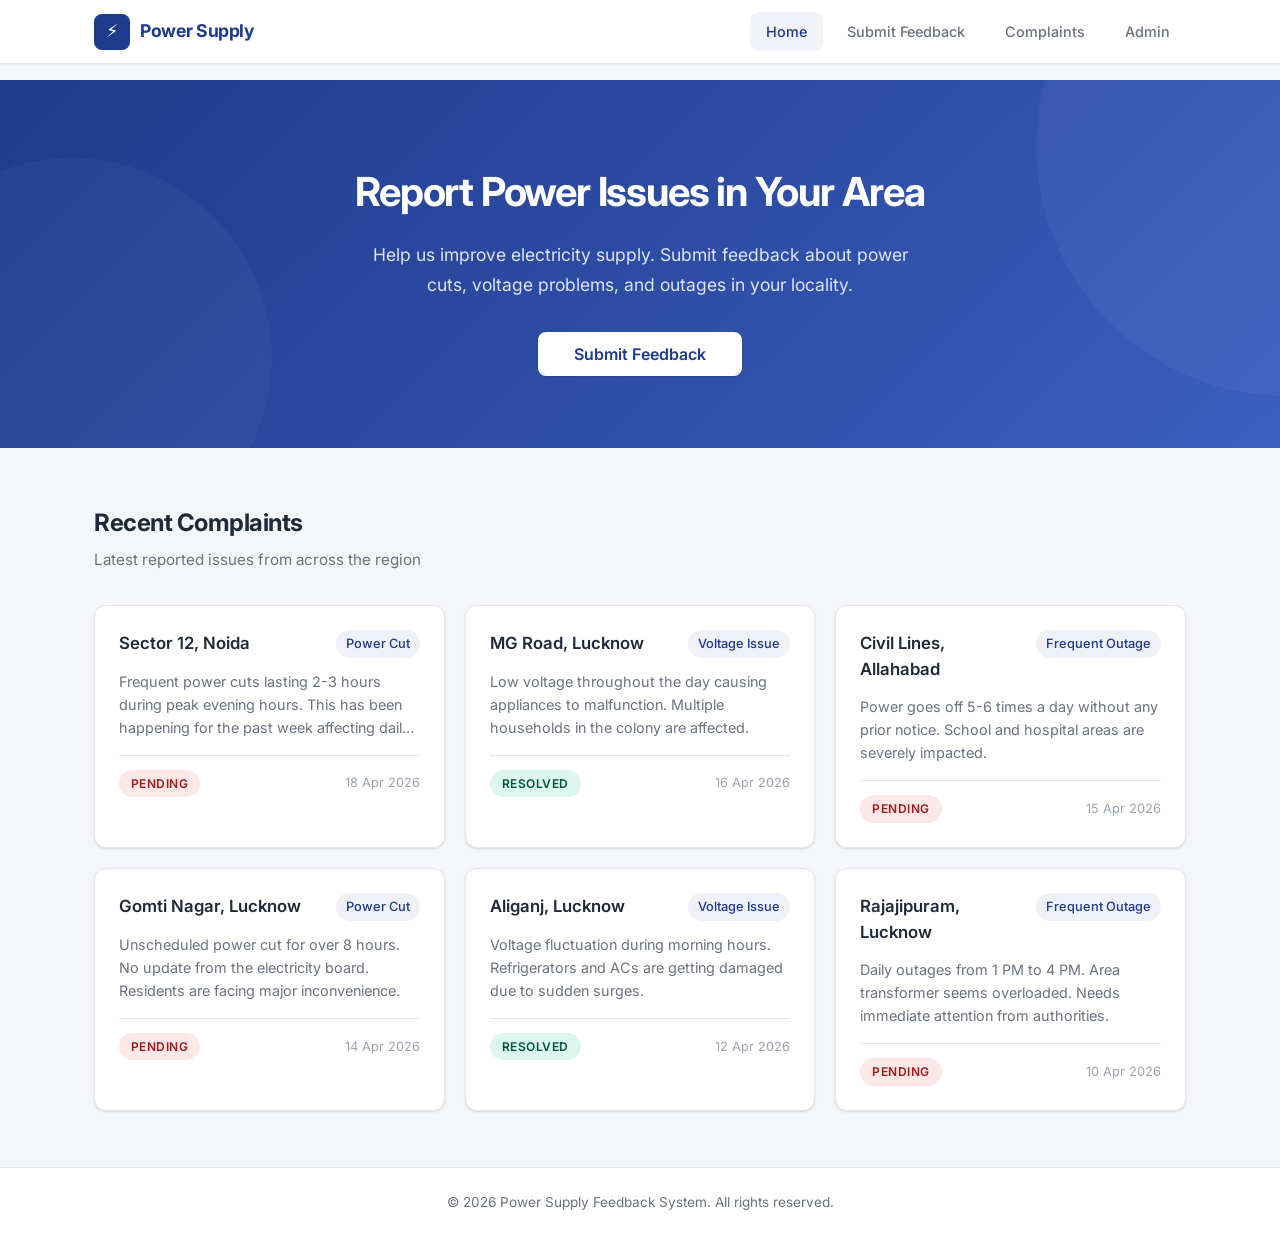
<file: preview/index.html>
<!DOCTYPE html>
<html lang="en">
<head>
    <meta charset="UTF-8">
    <meta name="viewport" content="width=device-width, initial-scale=1.0">
    <meta name="description" content="Power Supply Feedback System — Report and track electricity supply issues in your area.">
    <title>Power Supply Feedback System — Home</title>
    <link rel="stylesheet" href="../public/css/app.css">
</head>
<body>

    <!-- Navbar -->
    <nav class="navbar">
        <div class="container">
            <a href="index.html" class="navbar-brand">
                <span class="brand-icon">⚡</span>
                Power Supply
            </a>
            <button class="navbar-toggle" aria-label="Toggle navigation" aria-expanded="false">&#9776;</button>
            <ul class="navbar-nav">
                <li><a href="index.html" class="active">Home</a></li>
                <li><a href="feedback.html">Submit Feedback</a></li>
                <li><a href="complaints.html">Complaints</a></li>
                <li><a href="admin-login.html">Admin</a></li>
            </ul>
        </div>
    </nav>

    <div class="page-wrapper">

        <!-- Hero Section -->
        <section class="hero">
            <div class="container">
                <h1>Report Power Issues in Your Area</h1>
                <p>Help us improve electricity supply. Submit feedback about power cuts, voltage problems, and outages in your locality.</p>
                <a href="feedback.html" class="btn btn-white btn-lg">Submit Feedback</a>
            </div>
        </section>

        <!-- Recent Complaints -->
        <section class="section">
            <div class="container">
                <div class="section-header">
                    <h2>Recent Complaints</h2>
                    <p>Latest reported issues from across the region</p>
                </div>

                <div class="card-grid">

                    <!-- Card 1 -->
                    <div class="card complaint-card">
                        <div class="card-header">
                            <span class="card-location">Sector 12, Noida</span>
                            <span class="card-type">Power Cut</span>
                        </div>
                        <p class="card-desc">Frequent power cuts lasting 2-3 hours during peak evening hours. This has been happening for the past week affecting daily routines.</p>
                        <div class="card-footer">
                            <span class="badge badge-pending">Pending</span>
                            <span class="card-date">18 Apr 2026</span>
                        </div>
                    </div>

                    <!-- Card 2 -->
                    <div class="card complaint-card">
                        <div class="card-header">
                            <span class="card-location">MG Road, Lucknow</span>
                            <span class="card-type">Voltage Issue</span>
                        </div>
                        <p class="card-desc">Low voltage throughout the day causing appliances to malfunction. Multiple households in the colony are affected.</p>
                        <div class="card-footer">
                            <span class="badge badge-resolved">Resolved</span>
                            <span class="card-date">16 Apr 2026</span>
                        </div>
                    </div>

                    <!-- Card 3 -->
                    <div class="card complaint-card">
                        <div class="card-header">
                            <span class="card-location">Civil Lines, Allahabad</span>
                            <span class="card-type">Frequent Outage</span>
                        </div>
                        <p class="card-desc">Power goes off 5-6 times a day without any prior notice. School and hospital areas are severely impacted.</p>
                        <div class="card-footer">
                            <span class="badge badge-pending">Pending</span>
                            <span class="card-date">15 Apr 2026</span>
                        </div>
                    </div>

                    <!-- Card 4 -->
                    <div class="card complaint-card">
                        <div class="card-header">
                            <span class="card-location">Gomti Nagar, Lucknow</span>
                            <span class="card-type">Power Cut</span>
                        </div>
                        <p class="card-desc">Unscheduled power cut for over 8 hours. No update from the electricity board. Residents are facing major inconvenience.</p>
                        <div class="card-footer">
                            <span class="badge badge-pending">Pending</span>
                            <span class="card-date">14 Apr 2026</span>
                        </div>
                    </div>

                    <!-- Card 5 -->
                    <div class="card complaint-card">
                        <div class="card-header">
                            <span class="card-location">Aliganj, Lucknow</span>
                            <span class="card-type">Voltage Issue</span>
                        </div>
                        <p class="card-desc">Voltage fluctuation during morning hours. Refrigerators and ACs are getting damaged due to sudden surges.</p>
                        <div class="card-footer">
                            <span class="badge badge-resolved">Resolved</span>
                            <span class="card-date">12 Apr 2026</span>
                        </div>
                    </div>

                    <!-- Card 6 -->
                    <div class="card complaint-card">
                        <div class="card-header">
                            <span class="card-location">Rajajipuram, Lucknow</span>
                            <span class="card-type">Frequent Outage</span>
                        </div>
                        <p class="card-desc">Daily outages from 1 PM to 4 PM. Area transformer seems overloaded. Needs immediate attention from authorities.</p>
                        <div class="card-footer">
                            <span class="badge badge-pending">Pending</span>
                            <span class="card-date">10 Apr 2026</span>
                        </div>
                    </div>

                </div>
            </div>
        </section>

    </div>

    <!-- Footer -->
    <footer class="footer">
        <div class="container">
            &copy; 2026 Power Supply Feedback System. All rights reserved.
        </div>
    </footer>

    <script src="../public/js/app.js"></script>
</body>
</html>
</file>
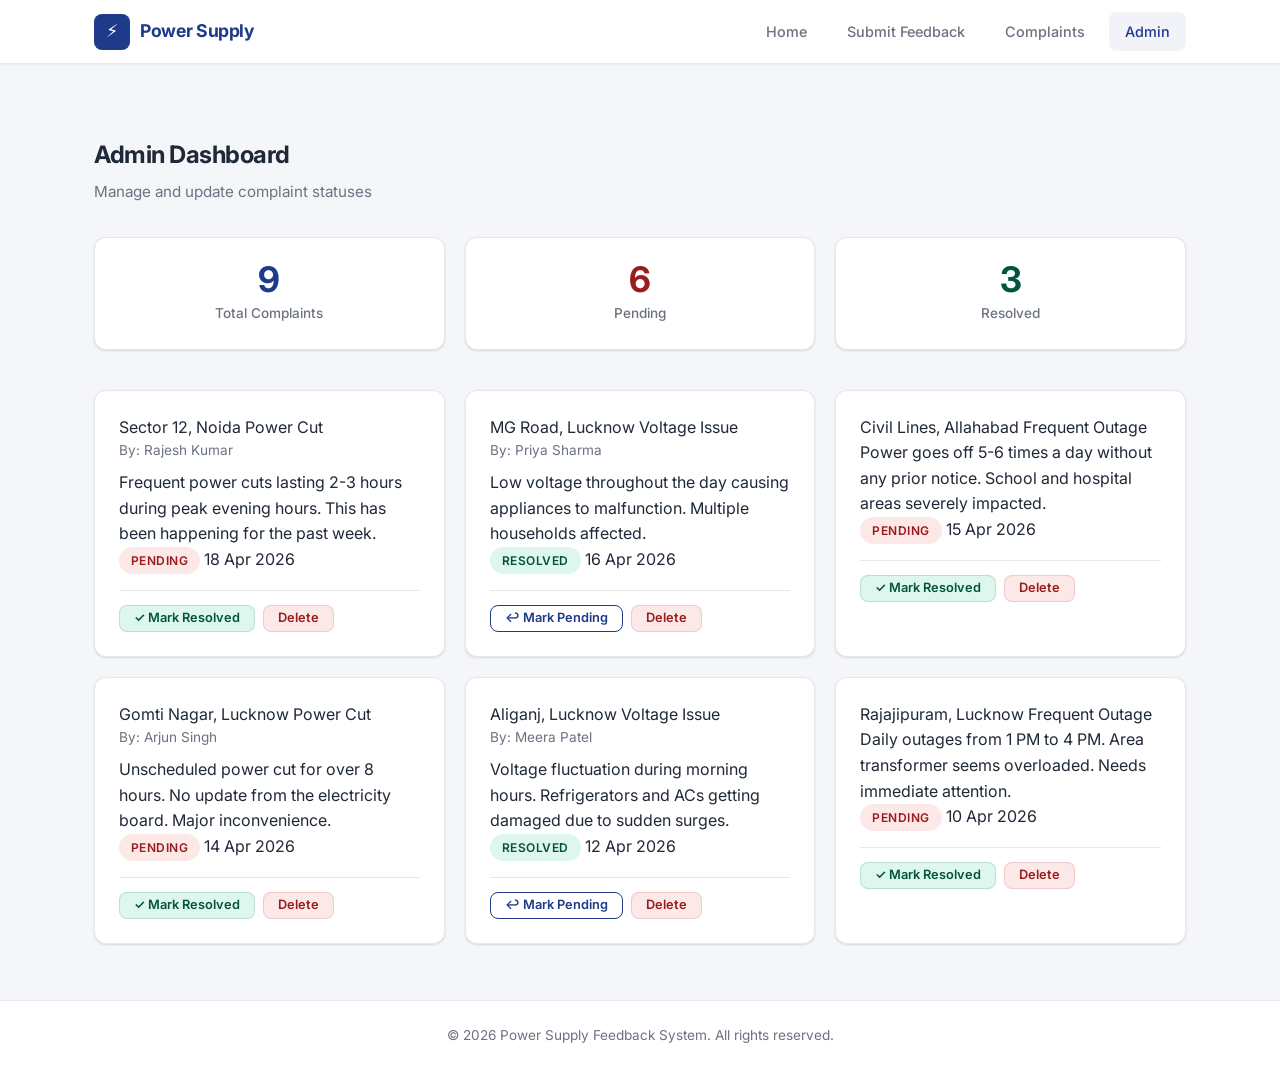
<file: preview/admin-dashboard.html>
<!DOCTYPE html>
<html lang="en">
<head>
    <meta charset="UTF-8">
    <meta name="viewport" content="width=device-width, initial-scale=1.0">
    <meta name="description" content="Admin dashboard for managing power supply complaints.">
    <title>Admin Dashboard — Power Supply Feedback System</title>
    <link rel="stylesheet" href="../public/css/app.css">
</head>
<body>

    <!-- Navbar -->
    <nav class="navbar">
        <div class="container">
            <a href="index.html" class="navbar-brand">
                <span class="brand-icon">⚡</span>
                Power Supply
            </a>
            <button class="navbar-toggle" aria-label="Toggle navigation" aria-expanded="false">&#9776;</button>
            <ul class="navbar-nav">
                <li><a href="index.html">Home</a></li>
                <li><a href="feedback.html">Submit Feedback</a></li>
                <li><a href="complaints.html">Complaints</a></li>
                <li><a href="admin-login.html" class="active">Admin</a></li>
            </ul>
        </div>
    </nav>

    <div class="page-wrapper">
        <section class="section">
            <div class="container">
                <div class="section-header">
                    <h2>Admin Dashboard</h2>
                    <p>Manage and update complaint statuses</p>
                </div>

                <!-- Stats Grid -->
                <div class="stats-grid">
                    <div class="stat-card">
                        <div class="stat-value">9</div>
                        <div class="stat-label">Total Complaints</div>
                    </div>
                    <div class="stat-card stat-pending">
                        <div class="stat-value">6</div>
                        <div class="stat-label">Pending</div>
                    </div>
                    <div class="stat-card stat-resolved">
                        <div class="stat-value">3</div>
                        <div class="stat-label">Resolved</div>
                    </div>
                </div>

                <!-- Complaints Management -->
                <div class="card-grid">

                    <!-- Card 1 -->
                    <div class="card admin-complaint-card">
                        <div class="card-header">
                            <span class="card-location">Sector 12, Noida</span>
                            <span class="card-type">Power Cut</span>
                        </div>
                        <p class="text-muted mb-1" style="font-size:0.85rem;">By: Rajesh Kumar</p>
                        <p class="card-desc">Frequent power cuts lasting 2-3 hours during peak evening hours. This has been happening for the past week.</p>
                        <div class="card-footer">
                            <span class="badge badge-pending">Pending</span>
                            <span class="card-date">18 Apr 2026</span>
                        </div>
                        <div class="card-actions">
                            <button class="btn btn-success btn-sm btn-toggle-status">✓ Mark Resolved</button>
                            <button class="btn btn-danger btn-sm btn-delete">Delete</button>
                        </div>
                    </div>

                    <!-- Card 2 -->
                    <div class="card admin-complaint-card">
                        <div class="card-header">
                            <span class="card-location">MG Road, Lucknow</span>
                            <span class="card-type">Voltage Issue</span>
                        </div>
                        <p class="text-muted mb-1" style="font-size:0.85rem;">By: Priya Sharma</p>
                        <p class="card-desc">Low voltage throughout the day causing appliances to malfunction. Multiple households affected.</p>
                        <div class="card-footer">
                            <span class="badge badge-resolved">Resolved</span>
                            <span class="card-date">16 Apr 2026</span>
                        </div>
                        <div class="card-actions">
                            <button class="btn btn-outline btn-sm btn-toggle-status">↩ Mark Pending</button>
                            <button class="btn btn-danger btn-sm btn-delete">Delete</button>
                        </div>
                    </div>

                    <!-- Card 3 -->
                    <div class="card admin-complaint-card">
                        <div class="card-header">
                            <span class="card-location">Civil Lines, Allahabad</span>
                            <span class="card-type">Frequent Outage</span>
                        </div>
                        <p class="card-desc">Power goes off 5-6 times a day without any prior notice. School and hospital areas severely impacted.</p>
                        <div class="card-footer">
                            <span class="badge badge-pending">Pending</span>
                            <span class="card-date">15 Apr 2026</span>
                        </div>
                        <div class="card-actions">
                            <button class="btn btn-success btn-sm btn-toggle-status">✓ Mark Resolved</button>
                            <button class="btn btn-danger btn-sm btn-delete">Delete</button>
                        </div>
                    </div>

                    <!-- Card 4 -->
                    <div class="card admin-complaint-card">
                        <div class="card-header">
                            <span class="card-location">Gomti Nagar, Lucknow</span>
                            <span class="card-type">Power Cut</span>
                        </div>
                        <p class="text-muted mb-1" style="font-size:0.85rem;">By: Arjun Singh</p>
                        <p class="card-desc">Unscheduled power cut for over 8 hours. No update from the electricity board. Major inconvenience.</p>
                        <div class="card-footer">
                            <span class="badge badge-pending">Pending</span>
                            <span class="card-date">14 Apr 2026</span>
                        </div>
                        <div class="card-actions">
                            <button class="btn btn-success btn-sm btn-toggle-status">✓ Mark Resolved</button>
                            <button class="btn btn-danger btn-sm btn-delete">Delete</button>
                        </div>
                    </div>

                    <!-- Card 5 -->
                    <div class="card admin-complaint-card">
                        <div class="card-header">
                            <span class="card-location">Aliganj, Lucknow</span>
                            <span class="card-type">Voltage Issue</span>
                        </div>
                        <p class="text-muted mb-1" style="font-size:0.85rem;">By: Meera Patel</p>
                        <p class="card-desc">Voltage fluctuation during morning hours. Refrigerators and ACs getting damaged due to sudden surges.</p>
                        <div class="card-footer">
                            <span class="badge badge-resolved">Resolved</span>
                            <span class="card-date">12 Apr 2026</span>
                        </div>
                        <div class="card-actions">
                            <button class="btn btn-outline btn-sm btn-toggle-status">↩ Mark Pending</button>
                            <button class="btn btn-danger btn-sm btn-delete">Delete</button>
                        </div>
                    </div>

                    <!-- Card 6 -->
                    <div class="card admin-complaint-card">
                        <div class="card-header">
                            <span class="card-location">Rajajipuram, Lucknow</span>
                            <span class="card-type">Frequent Outage</span>
                        </div>
                        <p class="card-desc">Daily outages from 1 PM to 4 PM. Area transformer seems overloaded. Needs immediate attention.</p>
                        <div class="card-footer">
                            <span class="badge badge-pending">Pending</span>
                            <span class="card-date">10 Apr 2026</span>
                        </div>
                        <div class="card-actions">
                            <button class="btn btn-success btn-sm btn-toggle-status">✓ Mark Resolved</button>
                            <button class="btn btn-danger btn-sm btn-delete">Delete</button>
                        </div>
                    </div>

                </div>
            </div>
        </section>
    </div>

    <!-- Footer -->
    <footer class="footer">
        <div class="container">
            &copy; 2026 Power Supply Feedback System. All rights reserved.
        </div>
    </footer>

    <script src="../public/js/app.js"></script>
</body>
</html>
</file>
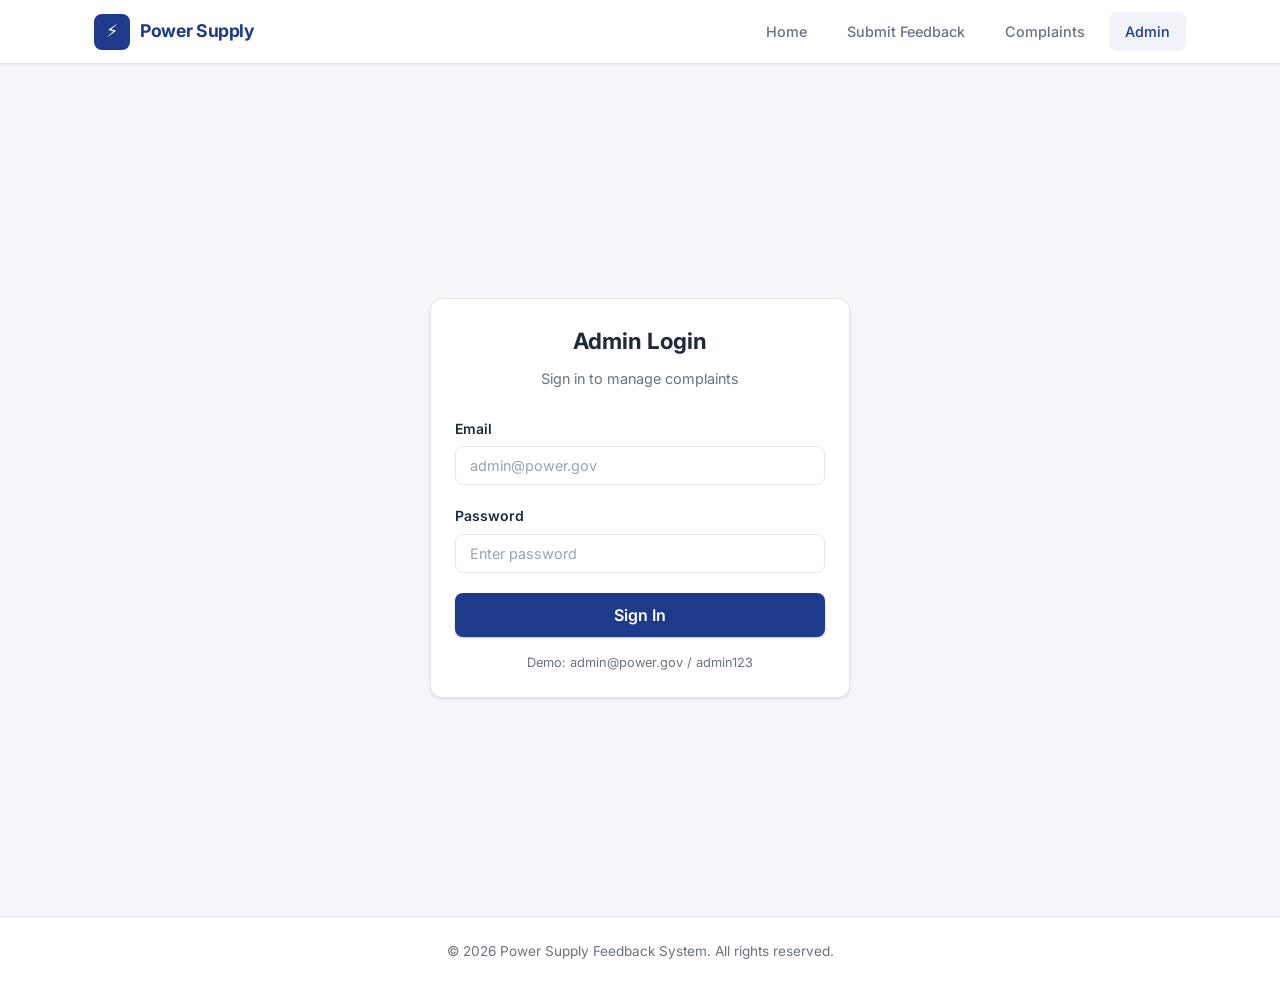
<file: preview/admin-login.html>
<!DOCTYPE html>
<html lang="en">
<head>
    <meta charset="UTF-8">
    <meta name="viewport" content="width=device-width, initial-scale=1.0">
    <meta name="description" content="Admin login for Power Supply Feedback System.">
    <title>Admin Login — Power Supply Feedback System</title>
    <link rel="stylesheet" href="../public/css/app.css">
</head>
<body>

    <!-- Navbar -->
    <nav class="navbar">
        <div class="container">
            <a href="index.html" class="navbar-brand">
                <span class="brand-icon">⚡</span>
                Power Supply
            </a>
            <button class="navbar-toggle" aria-label="Toggle navigation" aria-expanded="false">&#9776;</button>
            <ul class="navbar-nav">
                <li><a href="index.html">Home</a></li>
                <li><a href="feedback.html">Submit Feedback</a></li>
                <li><a href="complaints.html">Complaints</a></li>
                <li><a href="admin-login.html" class="active">Admin</a></li>
            </ul>
        </div>
    </nav>

    <div class="page-wrapper">
        <div class="login-wrapper">
            <div class="card login-card">
                <h2>Admin Login</h2>
                <p class="login-subtitle">Sign in to manage complaints</p>

                <form id="loginForm">
                    <div class="form-group">
                        <label class="form-label">Email</label>
                        <input type="email" name="email" class="form-control" placeholder="admin@power.gov" required>
                    </div>

                    <div class="form-group">
                        <label class="form-label">Password</label>
                        <input type="password" name="password" class="form-control" placeholder="Enter password" required>
                    </div>

                    <button type="submit" class="btn btn-primary btn-lg" style="width:100%">Sign In</button>

                    <p class="text-muted text-center mt-2" style="font-size:0.8rem;">
                        Demo: admin@power.gov / admin123
                    </p>
                </form>
            </div>
        </div>
    </div>

    <!-- Footer -->
    <footer class="footer">
        <div class="container">
            &copy; 2026 Power Supply Feedback System. All rights reserved.
        </div>
    </footer>

    <script src="../public/js/app.js"></script>
</body>
</html>
</file>
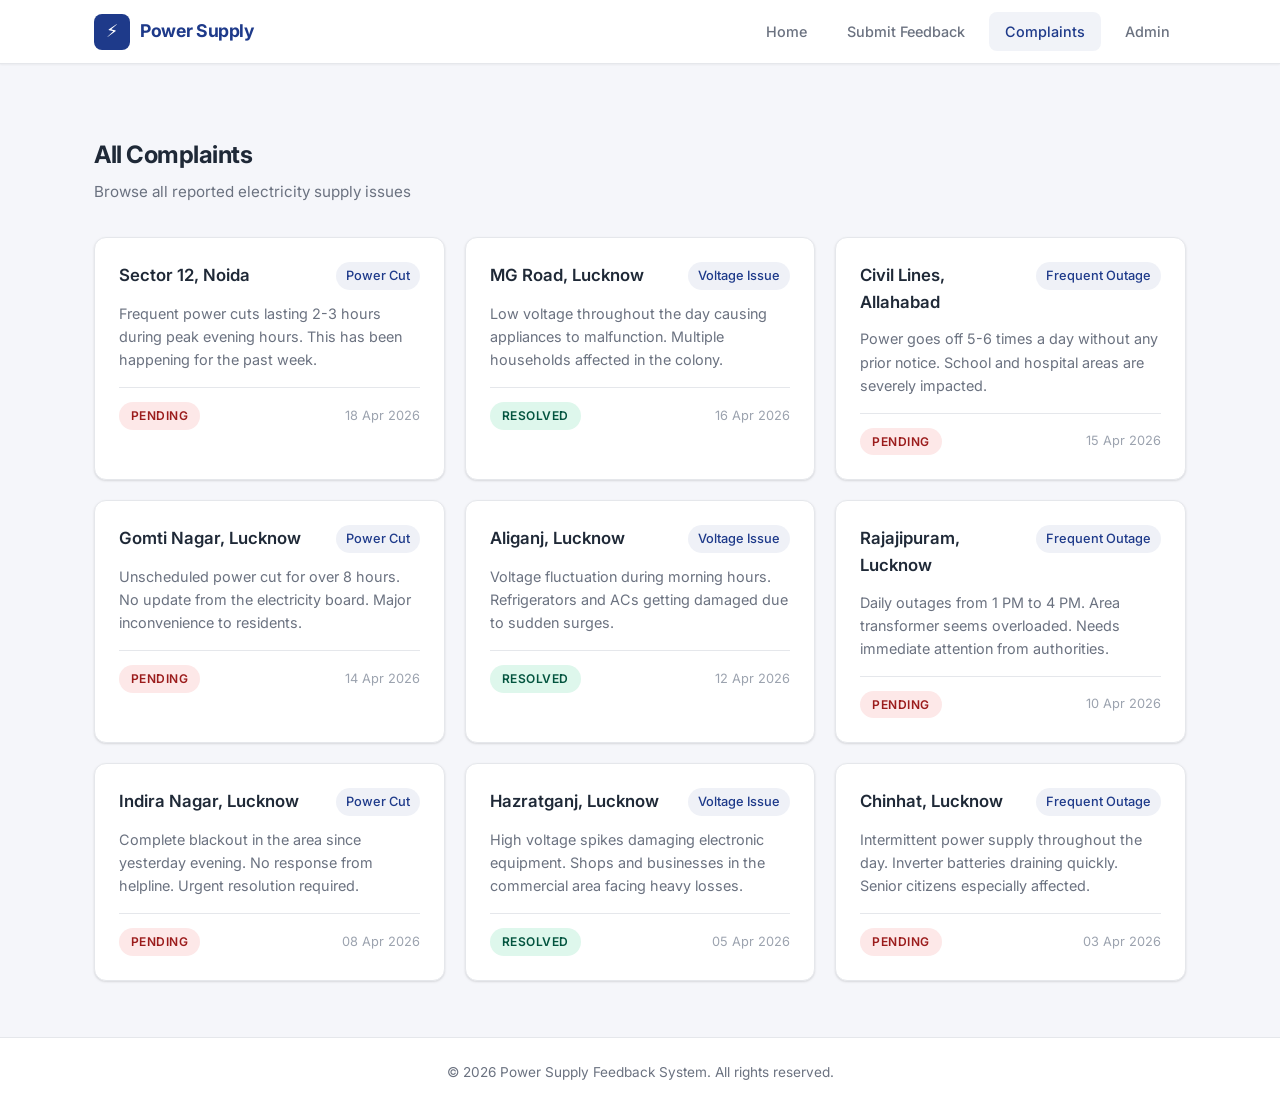
<file: preview/complaints.html>
<!DOCTYPE html>
<html lang="en">
<head>
    <meta charset="UTF-8">
    <meta name="viewport" content="width=device-width, initial-scale=1.0">
    <meta name="description" content="Browse all reported electricity supply complaints.">
    <title>All Complaints — Power Supply Feedback System</title>
    <link rel="stylesheet" href="../public/css/app.css">
</head>
<body>

    <!-- Navbar -->
    <nav class="navbar">
        <div class="container">
            <a href="index.html" class="navbar-brand">
                <span class="brand-icon">⚡</span>
                Power Supply
            </a>
            <button class="navbar-toggle" aria-label="Toggle navigation" aria-expanded="false">&#9776;</button>
            <ul class="navbar-nav">
                <li><a href="index.html">Home</a></li>
                <li><a href="feedback.html">Submit Feedback</a></li>
                <li><a href="complaints.html" class="active">Complaints</a></li>
                <li><a href="admin-login.html">Admin</a></li>
            </ul>
        </div>
    </nav>

    <div class="page-wrapper">
        <section class="section">
            <div class="container">
                <div class="section-header">
                    <h2>All Complaints</h2>
                    <p>Browse all reported electricity supply issues</p>
                </div>

                <div class="card-grid">

                    <div class="card complaint-card">
                        <div class="card-header">
                            <span class="card-location">Sector 12, Noida</span>
                            <span class="card-type">Power Cut</span>
                        </div>
                        <p class="card-desc">Frequent power cuts lasting 2-3 hours during peak evening hours. This has been happening for the past week.</p>
                        <div class="card-footer">
                            <span class="badge badge-pending">Pending</span>
                            <span class="card-date">18 Apr 2026</span>
                        </div>
                    </div>

                    <div class="card complaint-card">
                        <div class="card-header">
                            <span class="card-location">MG Road, Lucknow</span>
                            <span class="card-type">Voltage Issue</span>
                        </div>
                        <p class="card-desc">Low voltage throughout the day causing appliances to malfunction. Multiple households affected in the colony.</p>
                        <div class="card-footer">
                            <span class="badge badge-resolved">Resolved</span>
                            <span class="card-date">16 Apr 2026</span>
                        </div>
                    </div>

                    <div class="card complaint-card">
                        <div class="card-header">
                            <span class="card-location">Civil Lines, Allahabad</span>
                            <span class="card-type">Frequent Outage</span>
                        </div>
                        <p class="card-desc">Power goes off 5-6 times a day without any prior notice. School and hospital areas are severely impacted.</p>
                        <div class="card-footer">
                            <span class="badge badge-pending">Pending</span>
                            <span class="card-date">15 Apr 2026</span>
                        </div>
                    </div>

                    <div class="card complaint-card">
                        <div class="card-header">
                            <span class="card-location">Gomti Nagar, Lucknow</span>
                            <span class="card-type">Power Cut</span>
                        </div>
                        <p class="card-desc">Unscheduled power cut for over 8 hours. No update from the electricity board. Major inconvenience to residents.</p>
                        <div class="card-footer">
                            <span class="badge badge-pending">Pending</span>
                            <span class="card-date">14 Apr 2026</span>
                        </div>
                    </div>

                    <div class="card complaint-card">
                        <div class="card-header">
                            <span class="card-location">Aliganj, Lucknow</span>
                            <span class="card-type">Voltage Issue</span>
                        </div>
                        <p class="card-desc">Voltage fluctuation during morning hours. Refrigerators and ACs getting damaged due to sudden surges.</p>
                        <div class="card-footer">
                            <span class="badge badge-resolved">Resolved</span>
                            <span class="card-date">12 Apr 2026</span>
                        </div>
                    </div>

                    <div class="card complaint-card">
                        <div class="card-header">
                            <span class="card-location">Rajajipuram, Lucknow</span>
                            <span class="card-type">Frequent Outage</span>
                        </div>
                        <p class="card-desc">Daily outages from 1 PM to 4 PM. Area transformer seems overloaded. Needs immediate attention from authorities.</p>
                        <div class="card-footer">
                            <span class="badge badge-pending">Pending</span>
                            <span class="card-date">10 Apr 2026</span>
                        </div>
                    </div>

                    <div class="card complaint-card">
                        <div class="card-header">
                            <span class="card-location">Indira Nagar, Lucknow</span>
                            <span class="card-type">Power Cut</span>
                        </div>
                        <p class="card-desc">Complete blackout in the area since yesterday evening. No response from helpline. Urgent resolution required.</p>
                        <div class="card-footer">
                            <span class="badge badge-pending">Pending</span>
                            <span class="card-date">08 Apr 2026</span>
                        </div>
                    </div>

                    <div class="card complaint-card">
                        <div class="card-header">
                            <span class="card-location">Hazratganj, Lucknow</span>
                            <span class="card-type">Voltage Issue</span>
                        </div>
                        <p class="card-desc">High voltage spikes damaging electronic equipment. Shops and businesses in the commercial area facing heavy losses.</p>
                        <div class="card-footer">
                            <span class="badge badge-resolved">Resolved</span>
                            <span class="card-date">05 Apr 2026</span>
                        </div>
                    </div>

                    <div class="card complaint-card">
                        <div class="card-header">
                            <span class="card-location">Chinhat, Lucknow</span>
                            <span class="card-type">Frequent Outage</span>
                        </div>
                        <p class="card-desc">Intermittent power supply throughout the day. Inverter batteries draining quickly. Senior citizens especially affected.</p>
                        <div class="card-footer">
                            <span class="badge badge-pending">Pending</span>
                            <span class="card-date">03 Apr 2026</span>
                        </div>
                    </div>

                </div>
            </div>
        </section>
    </div>

    <!-- Footer -->
    <footer class="footer">
        <div class="container">
            &copy; 2026 Power Supply Feedback System. All rights reserved.
        </div>
    </footer>

    <script src="../public/js/app.js"></script>
</body>
</html>
</file>
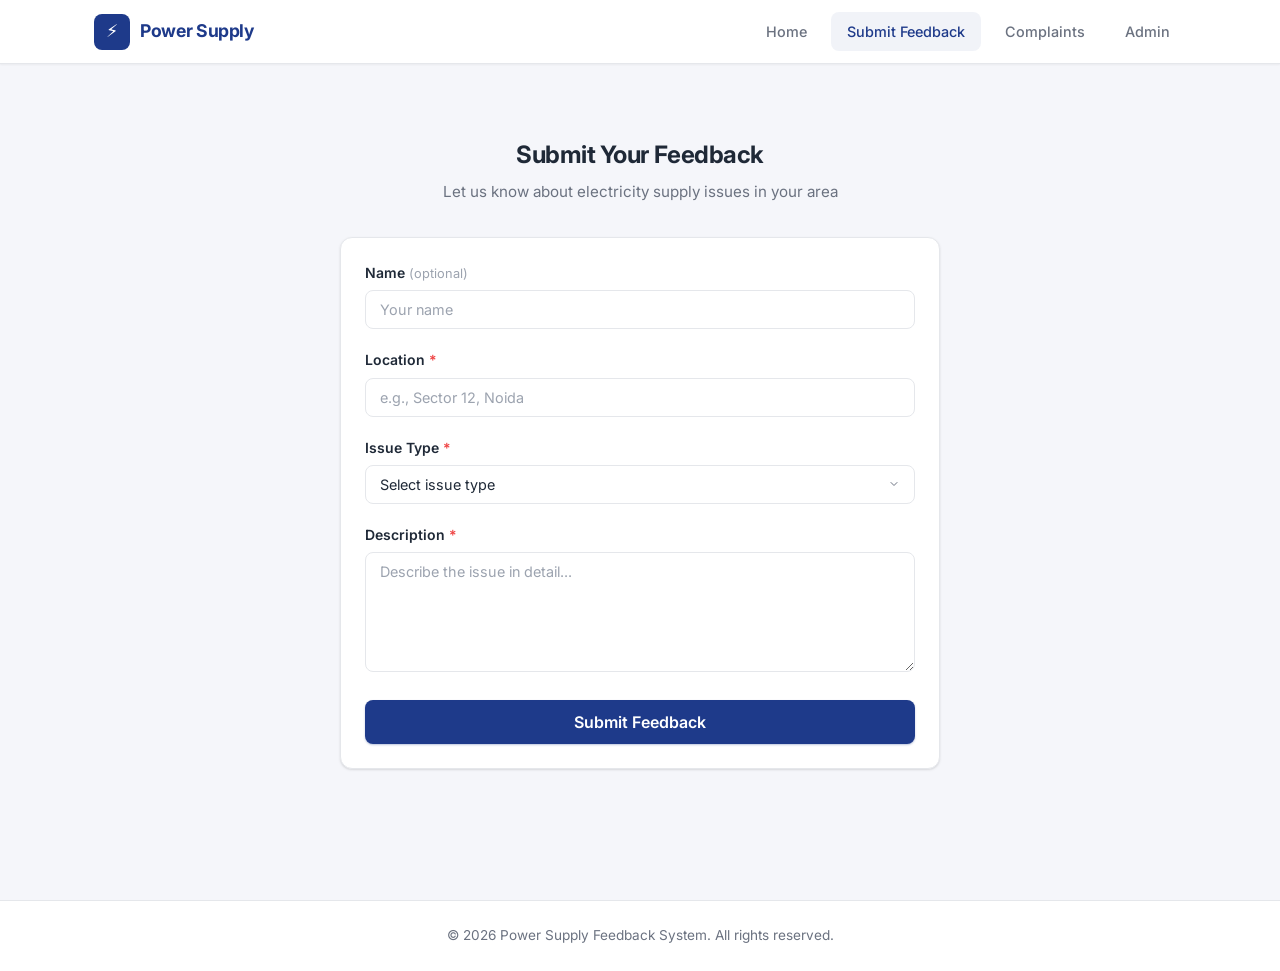
<file: preview/feedback.html>
<!DOCTYPE html>
<html lang="en">
<head>
    <meta charset="UTF-8">
    <meta name="viewport" content="width=device-width, initial-scale=1.0">
    <meta name="description" content="Submit feedback about electricity supply issues in your area.">
    <title>Submit Feedback — Power Supply Feedback System</title>
    <link rel="stylesheet" href="../public/css/app.css">
</head>
<body>

    <!-- Navbar -->
    <nav class="navbar">
        <div class="container">
            <a href="index.html" class="navbar-brand">
                <span class="brand-icon">⚡</span>
                Power Supply
            </a>
            <button class="navbar-toggle" aria-label="Toggle navigation" aria-expanded="false">&#9776;</button>
            <ul class="navbar-nav">
                <li><a href="index.html">Home</a></li>
                <li><a href="feedback.html" class="active">Submit Feedback</a></li>
                <li><a href="complaints.html">Complaints</a></li>
                <li><a href="admin-login.html">Admin</a></li>
            </ul>
        </div>
    </nav>

    <div class="page-wrapper">
        <section class="section">
            <div class="container">
                <div class="section-header text-center">
                    <h2>Submit Your Feedback</h2>
                    <p>Let us know about electricity supply issues in your area</p>
                </div>

                <div class="card form-card">
                    <form id="feedbackForm">

                        <div class="form-group">
                            <label class="form-label">Name <span class="optional">(optional)</span></label>
                            <input type="text" name="name" class="form-control" placeholder="Your name">
                        </div>

                        <div class="form-group">
                            <label class="form-label">Location <span style="color:#EF4444">*</span></label>
                            <input type="text" name="location" class="form-control" placeholder="e.g., Sector 12, Noida" required>
                        </div>

                        <div class="form-group">
                            <label class="form-label">Issue Type <span style="color:#EF4444">*</span></label>
                            <select name="issue_type" class="form-control" required>
                                <option value="" disabled selected>Select issue type</option>
                                <option value="Power Cut">Power Cut</option>
                                <option value="Voltage Issue">Voltage Issue</option>
                                <option value="Frequent Outage">Frequent Outage</option>
                            </select>
                        </div>

                        <div class="form-group">
                            <label class="form-label">Description <span style="color:#EF4444">*</span></label>
                            <textarea name="description" class="form-control" placeholder="Describe the issue in detail..." required></textarea>
                        </div>

                        <button type="submit" class="btn btn-primary btn-lg" style="width:100%">Submit Feedback</button>
                    </form>
                </div>
            </div>
        </section>
    </div>

    <!-- Footer -->
    <footer class="footer">
        <div class="container">
            &copy; 2026 Power Supply Feedback System. All rights reserved.
        </div>
    </footer>

    <script src="../public/js/app.js"></script>
</body>
</html>
</file>
<file: public/css/app.css>
/* ===================================================
   Power Supply Feedback System — Design System
   =================================================== */

@import url('https://fonts.googleapis.com/css2?family=Inter:wght@400;500;600;700&display=swap');

/* ---------- CSS Variables ---------- */
:root {
  --primary: #1E3A8A;
  --primary-dark: #172E6E;
  --primary-light: #3B5FBF;
  --bg: #F5F6FA;
  --surface: #FFFFFF;
  --border: #E5E7EB;
  --text: #1F2937;
  --text-muted: #6B7280;
  --text-light: #9CA3AF;
  --success-bg: #DEF7EC;
  --success-text: #03543F;
  --danger-bg: #FDE8E8;
  --danger-text: #9B1C1C;
  --warning-bg: #FEF3C7;
  --warning-text: #92400E;
  --shadow-sm: 0 1px 2px rgba(0,0,0,0.05);
  --shadow: 0 1px 3px rgba(0,0,0,0.08), 0 1px 2px rgba(0,0,0,0.06);
  --shadow-md: 0 4px 6px rgba(0,0,0,0.07), 0 2px 4px rgba(0,0,0,0.05);
  --shadow-lg: 0 10px 15px rgba(0,0,0,0.07), 0 4px 6px rgba(0,0,0,0.04);
  --radius: 12px;
  --radius-sm: 8px;
  --radius-lg: 16px;
  --transition: 0.2s ease;
}

/* ---------- Reset & Base ---------- */
*, *::before, *::after {
  box-sizing: border-box;
  margin: 0;
  padding: 0;
}

html {
  scroll-behavior: smooth;
  -webkit-font-smoothing: antialiased;
  -moz-osx-font-smoothing: grayscale;
}

body {
  font-family: 'Inter', system-ui, -apple-system, sans-serif;
  background: var(--bg);
  color: var(--text);
  line-height: 1.6;
  min-height: 100vh;
}

a {
  color: var(--primary);
  text-decoration: none;
  transition: color var(--transition);
}

a:hover {
  color: var(--primary-dark);
}

img {
  max-width: 100%;
  height: auto;
}

/* ---------- Layout ---------- */
.container {
  width: 100%;
  max-width: 1140px;
  margin: 0 auto;
  padding: 0 24px;
}

.page-wrapper {
  padding-top: 80px;
  min-height: 100vh;
}

/* ---------- Navbar ---------- */
.navbar {
  position: fixed;
  top: 0;
  left: 0;
  right: 0;
  z-index: 1000;
  background: var(--surface);
  border-bottom: 1px solid var(--border);
  box-shadow: var(--shadow-sm);
  height: 64px;
  transition: box-shadow var(--transition);
}

.navbar .container {
  display: flex;
  align-items: center;
  justify-content: space-between;
  height: 100%;
}

.navbar-brand {
  display: flex;
  align-items: center;
  gap: 10px;
  font-weight: 700;
  font-size: 1.1rem;
  color: var(--primary);
  letter-spacing: -0.02em;
}

.navbar-brand .brand-icon {
  width: 36px;
  height: 36px;
  background: var(--primary);
  color: #fff;
  border-radius: var(--radius-sm);
  display: flex;
  align-items: center;
  justify-content: center;
  font-size: 1.1rem;
}

.navbar-nav {
  display: flex;
  align-items: center;
  gap: 8px;
  list-style: none;
}

.navbar-nav a {
  display: block;
  padding: 8px 16px;
  color: var(--text-muted);
  font-size: 0.9rem;
  font-weight: 500;
  border-radius: var(--radius-sm);
  transition: all var(--transition);
}

.navbar-nav a:hover,
.navbar-nav a.active {
  color: var(--primary);
  background: rgba(30, 58, 138, 0.06);
}

.navbar-toggle {
  display: none;
  background: none;
  border: none;
  cursor: pointer;
  padding: 8px;
  color: var(--text);
  font-size: 1.4rem;
  line-height: 1;
}

/* ---------- Hero Section ---------- */
.hero {
  background: linear-gradient(135deg, var(--primary) 0%, var(--primary-light) 100%);
  color: #fff;
  padding: 80px 0 72px;
  text-align: center;
  position: relative;
  overflow: hidden;
}

.hero::before {
  content: '';
  position: absolute;
  top: -50%;
  right: -20%;
  width: 500px;
  height: 500px;
  background: rgba(255,255,255,0.04);
  border-radius: 50%;
}

.hero::after {
  content: '';
  position: absolute;
  bottom: -30%;
  left: -10%;
  width: 400px;
  height: 400px;
  background: rgba(255,255,255,0.03);
  border-radius: 50%;
}

.hero h1 {
  font-size: 2.5rem;
  font-weight: 700;
  letter-spacing: -0.03em;
  margin-bottom: 16px;
  position: relative;
  z-index: 1;
}

.hero p {
  font-size: 1.1rem;
  opacity: 0.85;
  max-width: 540px;
  margin: 0 auto 32px;
  line-height: 1.7;
  position: relative;
  z-index: 1;
}

/* ---------- Section ---------- */
.section {
  padding: 56px 0;
}

.section-header {
  margin-bottom: 32px;
}

.section-header h2 {
  font-size: 1.5rem;
  font-weight: 700;
  color: var(--text);
  letter-spacing: -0.02em;
}

.section-header p {
  color: var(--text-muted);
  margin-top: 6px;
  font-size: 0.95rem;
}

/* ---------- Cards ---------- */
.card {
  background: var(--surface);
  border: 1px solid var(--border);
  border-radius: var(--radius);
  padding: 24px;
  box-shadow: var(--shadow);
  transition: box-shadow var(--transition), transform var(--transition);
}

.card:hover {
  box-shadow: var(--shadow-md);
  transform: translateY(-2px);
}

.card-grid {
  display: grid;
  grid-template-columns: repeat(auto-fill, minmax(320px, 1fr));
  gap: 20px;
}

.complaint-card .card-header {
  display: flex;
  align-items: flex-start;
  justify-content: space-between;
  gap: 12px;
  margin-bottom: 12px;
}

.complaint-card .card-location {
  font-weight: 600;
  font-size: 1.05rem;
  color: var(--text);
}

.complaint-card .card-type {
  display: inline-flex;
  align-items: center;
  gap: 6px;
  font-size: 0.8rem;
  font-weight: 500;
  color: var(--primary);
  background: rgba(30, 58, 138, 0.07);
  padding: 4px 10px;
  border-radius: 20px;
  white-space: nowrap;
}

.complaint-card .card-desc {
  color: var(--text-muted);
  font-size: 0.9rem;
  line-height: 1.6;
  margin-bottom: 16px;
  display: -webkit-box;
  -webkit-line-clamp: 3;
  -webkit-box-orient: vertical;
  overflow: hidden;
}

.complaint-card .card-footer {
  display: flex;
  align-items: center;
  justify-content: space-between;
  padding-top: 14px;
  border-top: 1px solid var(--border);
}

.complaint-card .card-date {
  font-size: 0.8rem;
  color: var(--text-light);
}

/* ---------- Badges ---------- */
.badge {
  display: inline-block;
  font-size: 0.75rem;
  font-weight: 600;
  padding: 4px 12px;
  border-radius: 20px;
  text-transform: uppercase;
  letter-spacing: 0.04em;
}

.badge-pending {
  background: var(--danger-bg);
  color: var(--danger-text);
}

.badge-resolved {
  background: var(--success-bg);
  color: var(--success-text);
}

/* ---------- Buttons ---------- */
.btn {
  display: inline-flex;
  align-items: center;
  justify-content: center;
  gap: 8px;
  padding: 12px 28px;
  font-size: 0.9rem;
  font-weight: 600;
  font-family: inherit;
  border: none;
  border-radius: var(--radius-sm);
  cursor: pointer;
  transition: all var(--transition);
  text-decoration: none;
  line-height: 1;
}

.btn-primary {
  background: var(--primary);
  color: #fff;
  box-shadow: 0 1px 2px rgba(30, 58, 138, 0.3);
}

.btn-primary:hover {
  background: var(--primary-dark);
  color: #fff;
  box-shadow: 0 4px 8px rgba(30, 58, 138, 0.25);
  transform: translateY(-1px);
}

.btn-white {
  background: #fff;
  color: var(--primary);
  box-shadow: var(--shadow);
}

.btn-white:hover {
  background: #F9FAFB;
  color: var(--primary-dark);
  transform: translateY(-1px);
}

.btn-outline {
  background: transparent;
  color: var(--primary);
  border: 1.5px solid var(--primary);
}

.btn-outline:hover {
  background: var(--primary);
  color: #fff;
}

.btn-success {
  background: var(--success-bg);
  color: var(--success-text);
  border: 1px solid rgba(3, 84, 63, 0.15);
}

.btn-success:hover {
  background: #C6F0DE;
}

.btn-danger {
  background: var(--danger-bg);
  color: var(--danger-text);
  border: 1px solid rgba(155, 28, 28, 0.15);
}

.btn-danger:hover {
  background: #FBD5D5;
}

.btn-sm {
  padding: 6px 14px;
  font-size: 0.8rem;
}

.btn-lg {
  padding: 14px 36px;
  font-size: 1rem;
}

/* ---------- Forms ---------- */
.form-card {
  max-width: 600px;
  margin: 0 auto;
}

.form-group {
  margin-bottom: 20px;
}

.form-label {
  display: block;
  font-size: 0.875rem;
  font-weight: 600;
  color: var(--text);
  margin-bottom: 6px;
}

.form-label .optional {
  font-weight: 400;
  color: var(--text-light);
  font-size: 0.8rem;
}

.form-control {
  width: 100%;
  padding: 10px 14px;
  font-size: 0.9rem;
  font-family: inherit;
  color: var(--text);
  background: var(--surface);
  border: 1.5px solid var(--border);
  border-radius: var(--radius-sm);
  transition: border-color var(--transition), box-shadow var(--transition);
  outline: none;
}

.form-control:focus {
  border-color: var(--primary);
  box-shadow: 0 0 0 3px rgba(30, 58, 138, 0.1);
}

.form-control::placeholder {
  color: var(--text-light);
}

textarea.form-control {
  resize: vertical;
  min-height: 120px;
}

select.form-control {
  appearance: none;
  background-image: url("data:image/svg+xml,%3Csvg xmlns='http://www.w3.org/2000/svg' width='12' height='12' viewBox='0 0 24 24' fill='none' stroke='%236B7280' stroke-width='2' stroke-linecap='round' stroke-linejoin='round'%3E%3Cpolyline points='6 9 12 15 18 9'%3E%3C/polyline%3E%3C/svg%3E");
  background-repeat: no-repeat;
  background-position: right 14px center;
  padding-right: 36px;
}

/* ---------- Stats ---------- */
.stats-grid {
  display: grid;
  grid-template-columns: repeat(auto-fit, minmax(200px, 1fr));
  gap: 20px;
  margin-bottom: 40px;
}

.stat-card {
  background: var(--surface);
  border: 1px solid var(--border);
  border-radius: var(--radius);
  padding: 24px;
  box-shadow: var(--shadow);
  text-align: center;
}

.stat-card .stat-value {
  font-size: 2.2rem;
  font-weight: 700;
  color: var(--primary);
  line-height: 1;
  margin-bottom: 6px;
}

.stat-card .stat-label {
  font-size: 0.85rem;
  color: var(--text-muted);
  font-weight: 500;
}

.stat-card.stat-pending .stat-value { color: var(--danger-text); }
.stat-card.stat-resolved .stat-value { color: var(--success-text); }

/* ---------- Remark Box ---------- */
.remark-box {
  background: #F3F4F6;
  border-left: 3px solid var(--primary);
  border-radius: 0 var(--radius-sm) var(--radius-sm) 0;
  padding: 10px 14px;
  margin-top: 12px;
  font-size: 0.85rem;
  color: var(--text-muted);
  line-height: 1.5;
}

.remark-box .remark-label {
  font-weight: 600;
  color: var(--text);
  font-size: 0.75rem;
  text-transform: uppercase;
  letter-spacing: 0.04em;
  margin-bottom: 4px;
}

/* ---------- Admin Cards ---------- */
.admin-complaint-card .card-actions {
  display: flex;
  gap: 8px;
  flex-wrap: wrap;
  margin-top: 16px;
  padding-top: 14px;
  border-top: 1px solid var(--border);
}

.admin-complaint-card .admin-form {
  margin-top: 14px;
  padding-top: 14px;
  border-top: 1px solid var(--border);
}

.admin-complaint-card .admin-form .form-row {
  display: flex;
  gap: 12px;
  align-items: flex-end;
  flex-wrap: wrap;
}

.admin-complaint-card .admin-form .form-row .form-group {
  flex: 1;
  min-width: 140px;
  margin-bottom: 0;
}

.admin-complaint-card .admin-form textarea.form-control {
  min-height: 60px;
}

/* ---------- Login ---------- */
.login-wrapper {
  min-height: calc(100vh - 64px);
  display: flex;
  align-items: center;
  justify-content: center;
  padding: 40px 24px;
}

.login-card {
  width: 100%;
  max-width: 420px;
}

.login-card h2 {
  text-align: center;
  margin-bottom: 8px;
  font-size: 1.4rem;
  font-weight: 700;
}

.login-card .login-subtitle {
  text-align: center;
  color: var(--text-muted);
  font-size: 0.9rem;
  margin-bottom: 28px;
}

/* ---------- Footer ---------- */
.footer {
  background: var(--surface);
  border-top: 1px solid var(--border);
  padding: 24px 0;
  text-align: center;
  color: var(--text-muted);
  font-size: 0.85rem;
  margin-top: auto;
}

/* ---------- Utility ---------- */
.text-center { text-align: center; }
.text-muted { color: var(--text-muted); }
.mt-1 { margin-top: 8px; }
.mt-2 { margin-top: 16px; }
.mt-3 { margin-top: 24px; }
.mb-1 { margin-bottom: 8px; }
.mb-2 { margin-bottom: 16px; }
.mb-3 { margin-bottom: 24px; }

/* ---------- Animations ---------- */
@keyframes fadeInUp {
  from { opacity: 0; transform: translateY(16px); }
  to   { opacity: 1; transform: translateY(0); }
}

.fade-in-up {
  animation: fadeInUp 0.5s ease forwards;
}

.fade-in-up:nth-child(2) { animation-delay: 0.08s; }
.fade-in-up:nth-child(3) { animation-delay: 0.16s; }
.fade-in-up:nth-child(4) { animation-delay: 0.24s; }
.fade-in-up:nth-child(5) { animation-delay: 0.32s; }
.fade-in-up:nth-child(6) { animation-delay: 0.40s; }

/* ---------- Empty State ---------- */
.empty-state {
  text-align: center;
  padding: 60px 24px;
  color: var(--text-muted);
}

.empty-state .empty-icon {
  font-size: 3rem;
  margin-bottom: 16px;
  opacity: 0.4;
}

/* ---------- Alert / Flash ---------- */
.alert {
  padding: 14px 18px;
  border-radius: var(--radius-sm);
  font-size: 0.9rem;
  margin-bottom: 20px;
  border: 1px solid;
}

.alert-success {
  background: var(--success-bg);
  color: var(--success-text);
  border-color: rgba(3, 84, 63, 0.15);
}

.alert-error {
  background: var(--danger-bg);
  color: var(--danger-text);
  border-color: rgba(155, 28, 28, 0.15);
}

/* ---------- Responsive ---------- */
@media (max-width: 768px) {
  .navbar-nav {
    position: fixed;
    top: 64px;
    left: 0;
    right: 0;
    background: var(--surface);
    flex-direction: column;
    padding: 16px;
    gap: 4px;
    border-bottom: 1px solid var(--border);
    box-shadow: var(--shadow-md);
    display: none;
  }

  .navbar-nav.open {
    display: flex;
  }

  .navbar-toggle {
    display: block;
  }

  .hero h1 {
    font-size: 1.8rem;
  }

  .hero p {
    font-size: 1rem;
  }

  .hero {
    padding: 56px 0 48px;
  }

  .card-grid {
    grid-template-columns: 1fr;
  }

  .stats-grid {
    grid-template-columns: 1fr;
  }

  .section {
    padding: 40px 0;
  }
}

@media (max-width: 480px) {
  .container {
    padding: 0 16px;
  }

  .hero h1 {
    font-size: 1.5rem;
  }

  .btn-lg {
    padding: 12px 28px;
    font-size: 0.9rem;
  }

  .card {
    padding: 18px;
  }

  .complaint-card .card-header {
    flex-direction: column;
    gap: 8px;
  }
}
</file>
